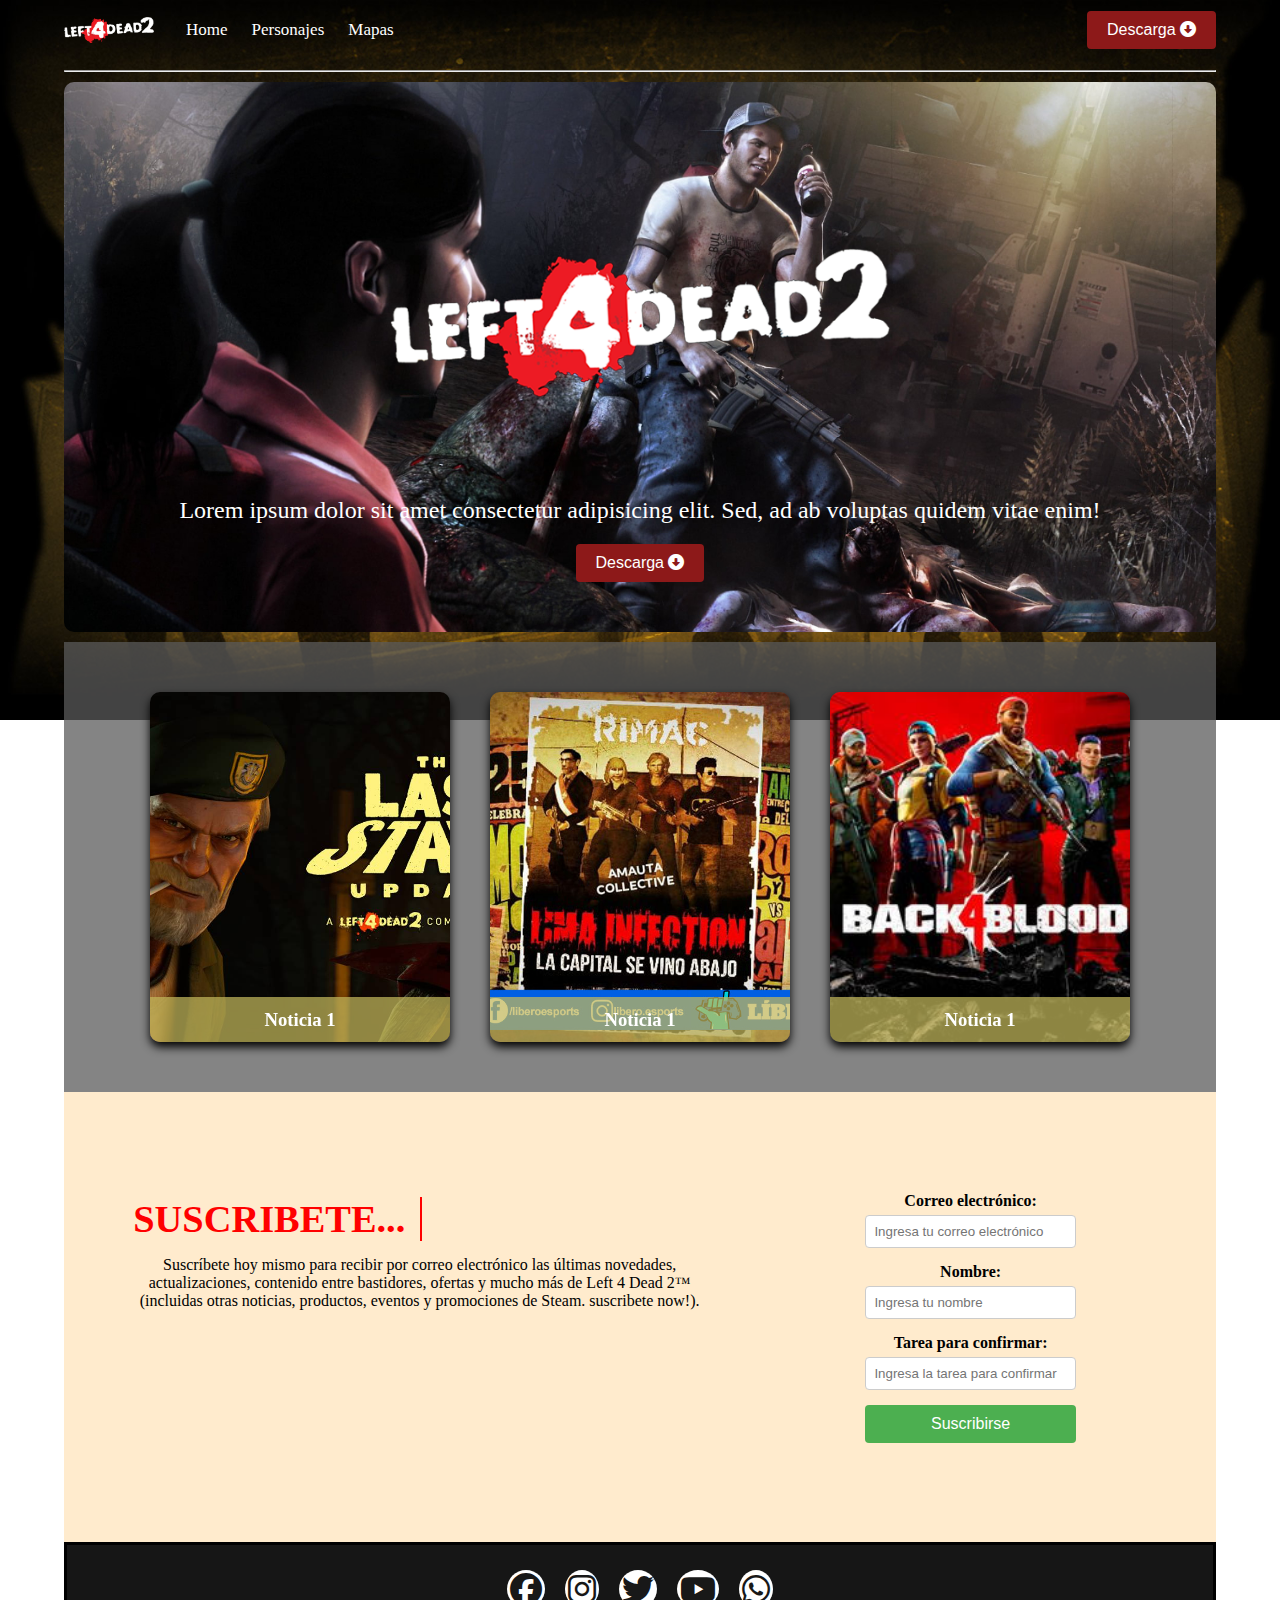
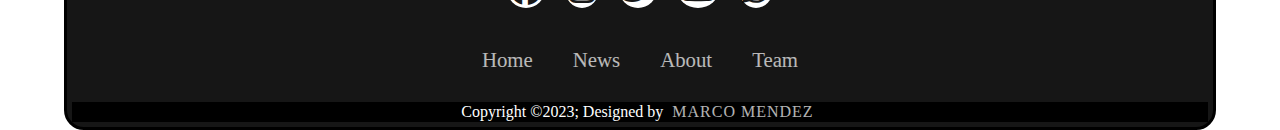
<file: index.html>
<!DOCTYPE html>
<html lang="es">
<head>
    <meta charset="UTF-8">
    <meta http-equiv="X-UA-Compatible" content="IE=edge">
    <meta name="viewport" content="width=device-width, initial-scale=1.0">
    <title>Pagina Principal</title>
    <link rel="stylesheet" href="./estilo.css">
    <link rel="stylesheet" href="https://cdnjs.cloudflare.com/ajax/libs/font-awesome/6.4.0/css/all.min.css">
</head>
<body>
    <div class="container">
        <nav class="nav-main">
            <!-- Brand -->
            <img src="./img/Logo.png" alt="TechNews Logo" class="nav-brand">
            <input type="checkbox" id="check">
            <label for="check" class="barbtn">
                <i class="fa-solid fa-bars" style="color: #ffffff;"></i>
            </label>
            <!-- Left Nav -->
            <ul class="nav-menu">
                <li><a class="active" href="index.html">Home</a></li>
                <li><a href="./Personajes.html">Personajes</a></li>
                <li><a href="./Mapas.html">Mapas</a></li>
            </ul>
            <!-- Right Nav -->
            <button class="mi-boton"><a href="https://store.steampowered.com/app/550/Left_4_Dead_2/">Descarga</a>  <i class="fa-solid fa-circle-down"></i></button>
        </nav>
        <hr>
        <main class="slider-container">
            <header class="showcase">
                <img src="./img/Logo.png" alt="logo" class="logocara">
                <p>Lorem ipsum dolor sit amet consectetur adipisicing elit. Sed, ad ab voluptas quidem vitae enim!</p>
                <button class="mi-boton"><a href="https://store.steampowered.com/app/550/Left_4_Dead_2/">Descarga</a>  <i class="fa-solid fa-circle-down"></i></button>
            </header>
        </main>
        <div class="noticias">
            <div class="card">
                <div class="face front">
                    <img src="./img/noticia1.jpg" alt="">
                    <h3>Noticia 1</h3>
                </div>
                <div class="face back">
                    <h3>Noticia 1</h3>
                    <p>Lorem ipsum dolor sit amet consectetur, adipisicing elit. Dolorem ab soluta deleniti accusantium corporis tempore ad non cupiditate inventore et.</p>
                    <div class="link"><a href="#">Detalles</a></div>
                </div>
            </div>
            <div class="card">
                <div class="face front">
                    <img src="./img/noticia2.jpg" alt="">
                    <h3>Noticia 1</h3>
                </div>
                <div class="face back">
                    <h3>Noticia 1</h3>
                    <p>Lorem ipsum dolor sit amet consectetur, adipisicing elit. Dolorem ab soluta deleniti accusantium corporis tempore ad non cupiditate inventore et.</p>
                    <div class="link"><a href="#">Detalles</a></div>
                </div>
            </div>
            <div class="card">
                <div class="face front">
                    <img src="./img/noticia3.jpeg" alt="">
                    <h3>Noticia 1</h3>
                </div>
                <div class="face back">
                    <h3>Noticia 1</h3>
                    <p>Lorem ipsum dolor sit amet consectetur, adipisicing elit. Dolorem ab soluta deleniti accusantium corporis tempore ad non cupiditate inventore et.</p>
                    <div class="link"><a href="#">Detalles</a></div>
                </div>
            </div>
        </div>
        <section class="banner-one">
            <center>
                <div class="coment">
                <h4 data-text="Suscribete...">Suscribete...</h4>
            <p id="texto">Suscríbete hoy mismo para recibir por correo electrónico las últimas novedades, actualizaciones, contenido entre bastidores, ofertas y mucho más de Left 4 Dead 2™ (incluidas otras noticias, productos, eventos y promociones de Steam. suscribete now!). </p>
                </div>
                <div class="suscri">
                    <div class="form-group">
                    <label for="email">Correo electrónico:</label>
                    <input type="email" id="email" name="email" placeholder="Ingresa tu correo electrónico" required>
                    </div>
                    <div class="form-group">
                    <label for="name">Nombre:</label>
                    <input type="text" id="name" name="name" placeholder="Ingresa tu nombre" required>
                    </div>
                    <div class="form-group">
                    <label for="task">Tarea para confirmar:</label>
                    <input type="text" id="task" name="task" placeholder="Ingresa la tarea para confirmar" required>
                    </div>
                    <button type="submit" class="subscribe-btn">Suscribirse</button>
                </div>
            </center>
        </section>
        <footer class="pie">
            <div class="footercontainer">
                <div class="socialicons" style="display: flex; justify-content: center;">
                    <a href=""><i class="fa-brands fa-facebook"></i></a>
                    <a href=""><i class="fa-brands fa-instagram"></i></a>
                    <a href=""><i class="fa-brands fa-twitter"></i></a>
                    <a href=""><i class="fa-brands fa-youtube"></i></a>
                    <a href=""><i class="fa-brands fa-whatsapp"></i></a>
                </div>
                <div class="footernav">
                    <ul>
                        <li><a href="">Home</a></li>
                        <li><a href="">News</a></li>
                        <li><a href="">About</a></li>
                        <li><a href="">Team</a></li>
                    </ul>
                </div>
            </div>
            <div class="footerbottom">
                <p>Copyright ©2023; Designed by <span class="diseñador">Marco Mendez</span></p>
            </div>
        </footer>
    </div>
    
</body>
</html>
</file>
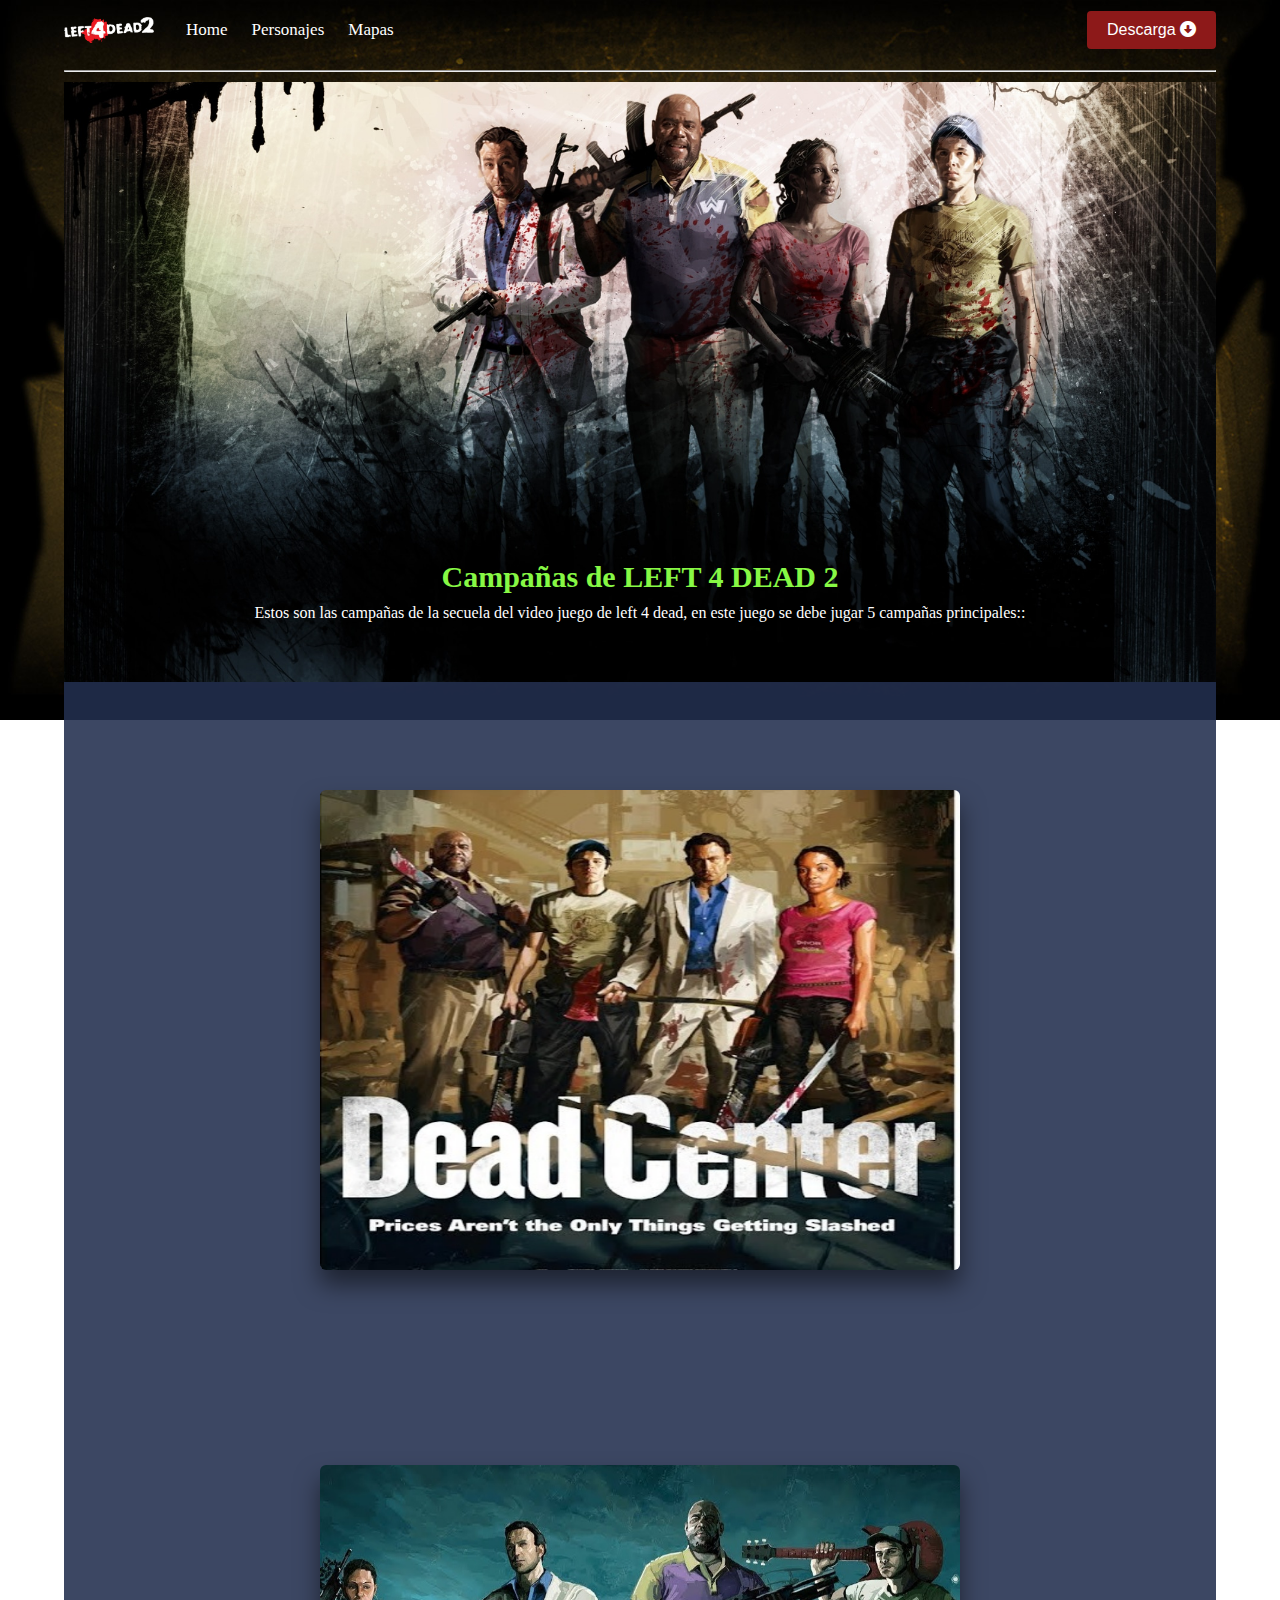
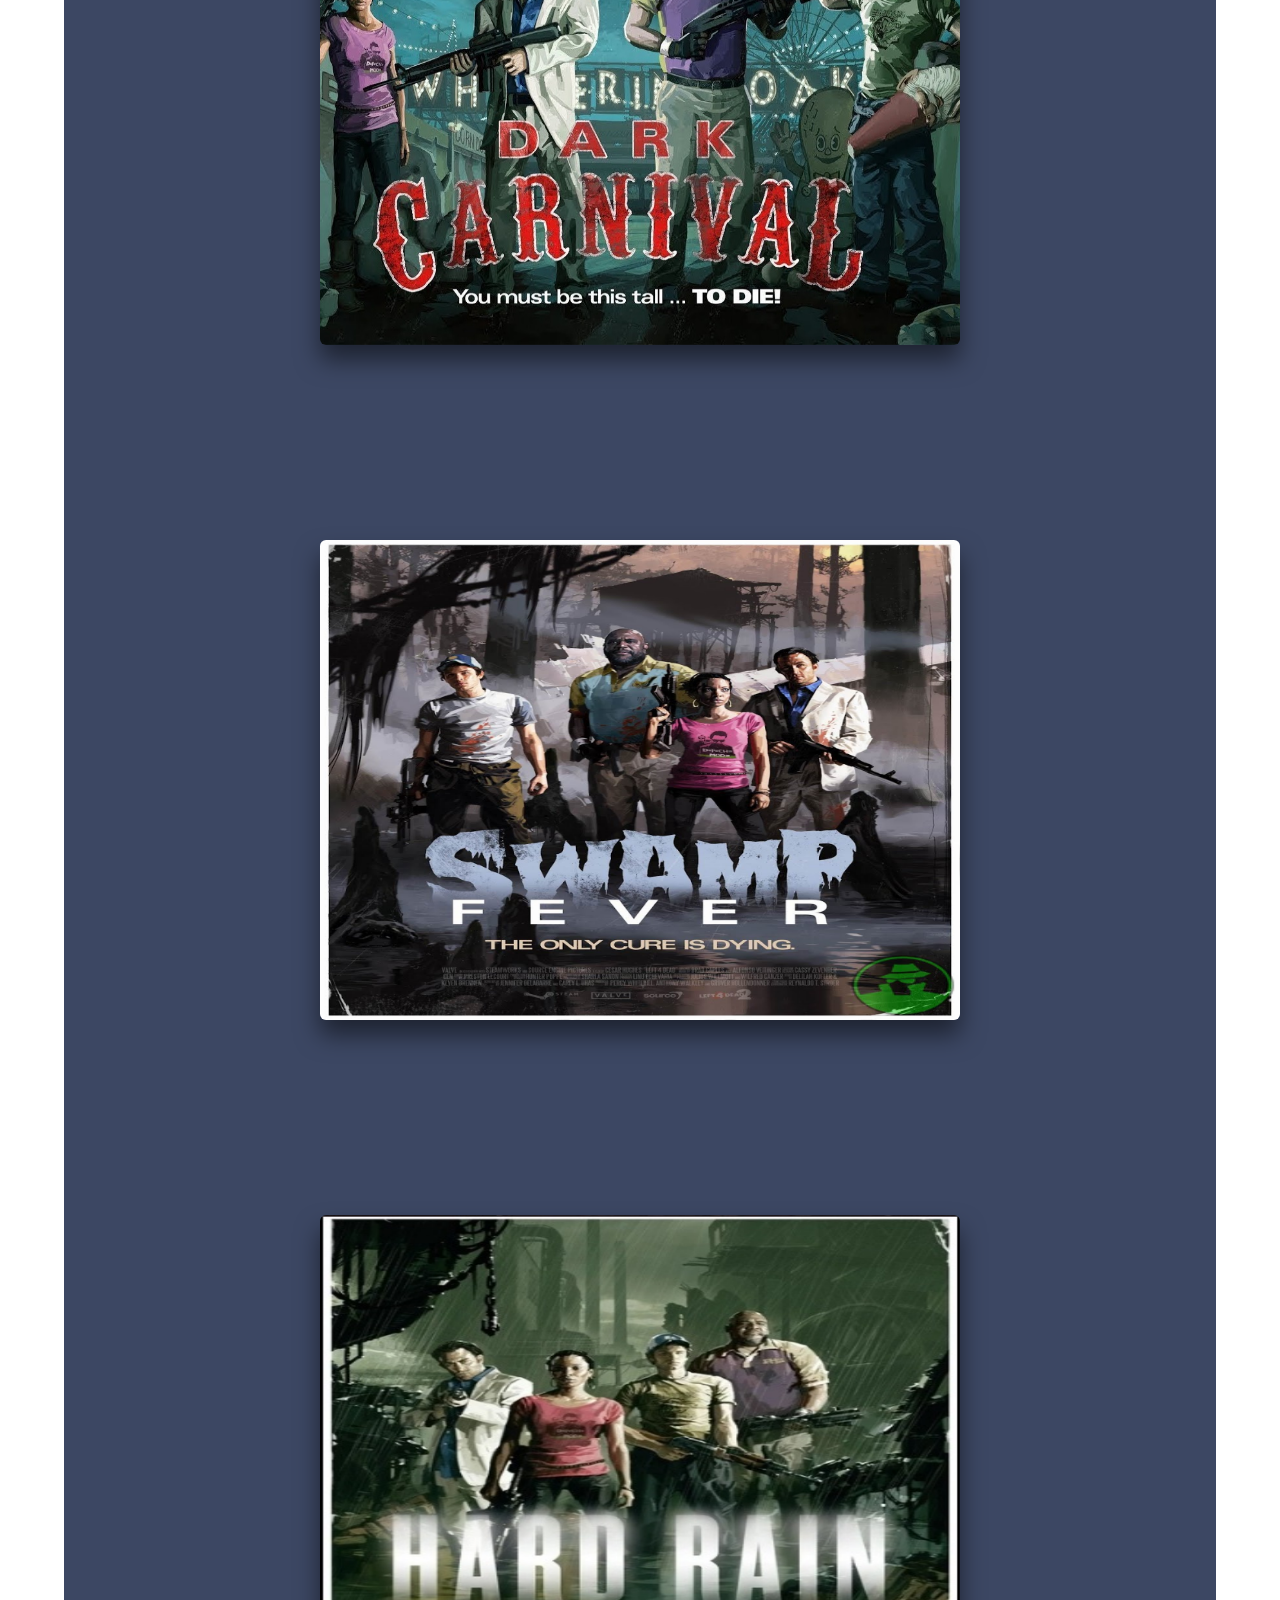
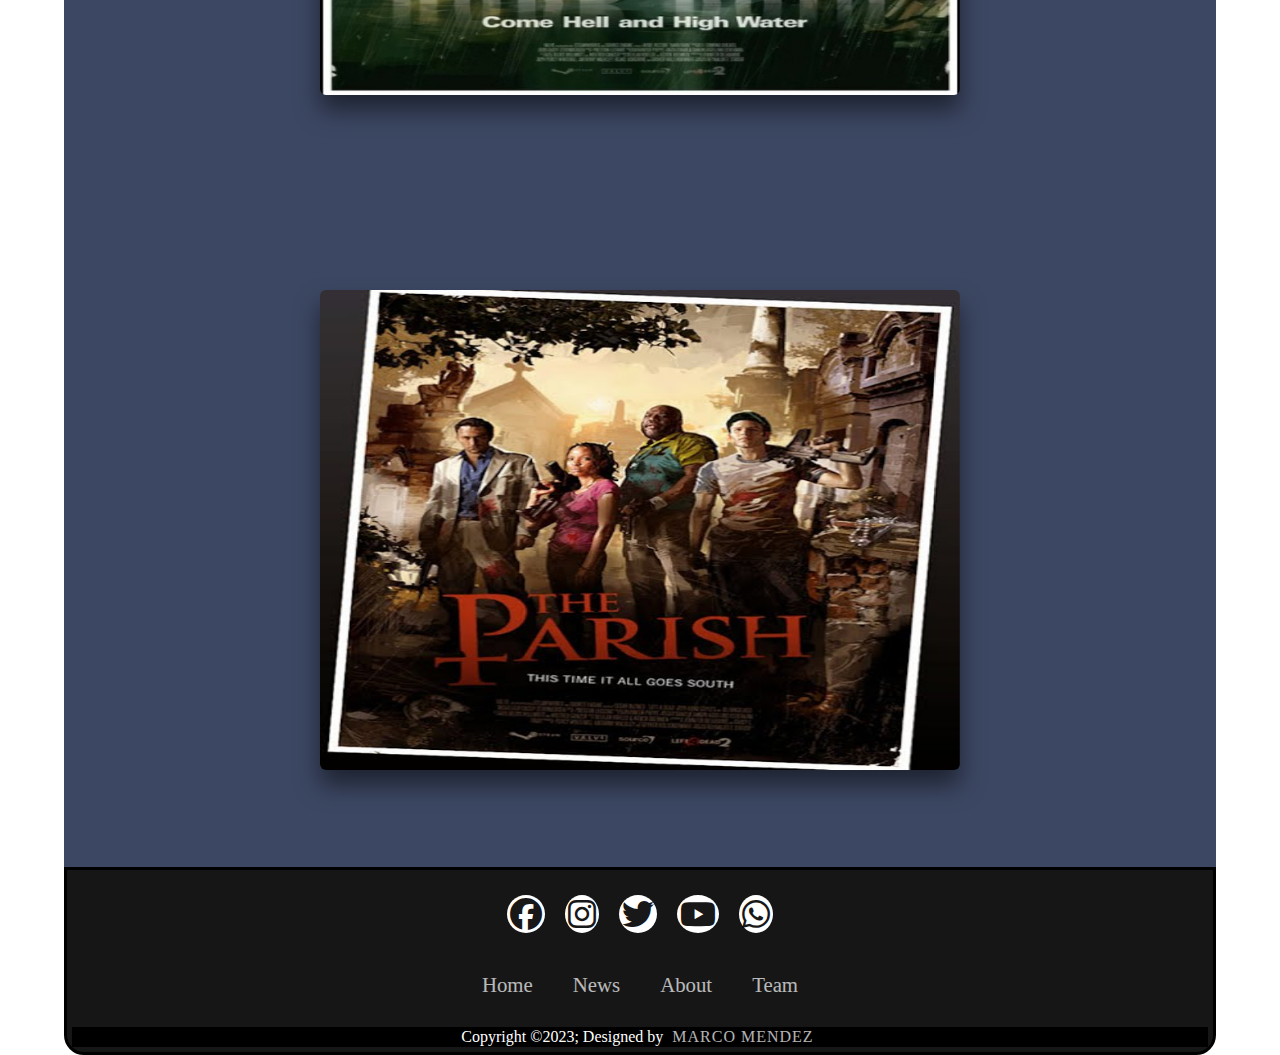
<file: Mapas.html>
<!DOCTYPE html>
<html lang="es">
<head>
    <meta charset="UTF-8">
    <meta http-equiv="X-UA-Compatible" content="IE=edge">
    <meta name="viewport" content="width=device-width, initial-scale=1.0">
    <title>Pagina Principal</title>
    <link rel="stylesheet" href="./estilo.css">
    <link rel="stylesheet" href="https://cdnjs.cloudflare.com/ajax/libs/font-awesome/6.4.0/css/all.min.css">
</head>
<body>
    <div class="container">
        <nav class="nav-main">
            <!-- Brand -->
            <img src="./img/Logo.png" alt="TechNews Logo" class="nav-brand">
            <input type="checkbox" id="check">
            <label for="check" class="barbtn">
                <i class="fa-solid fa-bars" style="color: #ffffff;"></i>
            </label>
            <!-- Left Nav -->
            <ul class="nav-menu">
                <li><a class="active" href="./index.html">Home</a></li>
                <li><a href="./Personajes.html">Personajes</a></li>
                <li><a href="./Mapas.html">Mapas</a></li>
            </ul>
            <!-- Right Nav -->
            <button class="mi-boton"><a href="https://store.steampowered.com/app/550/Left_4_Dead_2/">Descarga</a> <i class="fa-solid fa-circle-down"></i></button>
        </nav>
        <hr>
        <main class="mapa">
            <header class="banner2">
                <h2>Campañas de LEFT 4 DEAD 2</h2>
                <P>Estos son las campañas de la secuela del video juego de left 4 dead, en este juego se debe jugar 5 campañas principales::</P>
            </header>
            <div class="contenedor">
                <a href="#">
                    <figure>
                        <img src="./img/campaña1.jpg">
                        <div class="capa">
                            <h3>Dead Center (Punto Muerto)</h3>
                            <p>Todo comienza en la ciudad de Savannah (Georgia), en la azotea de un hotel. Los supervivientes observan cómo un helicóptero de evacuación se aleja sin verlos. Pero la "CEDA" había informado de otro centro de evacuación en el Centro Comercial Liberty, por lo que debemos dirigirnos hacia allí. Para ello habrá que salir del hotel.</p>
                        </div>
                    </figure>
                </a>
            </div>
            <div class="contenedor">
                <a href="#">
                    <figure>
                        <img src="./img/campaña2.jpg">
                        <div class="capa">
                            <h3>Dark Carnival (Feria Siniestra)</h3>
                            <p>Llegamos al Condado Griffin, aún en Georgia. El automóvil que usamos para huir no puede seguir debido a un gran embotellamiento de vehículos, por lo que debemos seguir a pie. Ahora hay que dirigirse al parque de atracciones "Whispering Oaks".</p>
                        </div>
                    </figure>
                </a>
            </div>
            <div class="contenedor">
                <a href="#">
                    <figure>
                        <img src="./img/campaña3.jpg">
                        <div class="capa">
                            <h3>Swamp Fever (Pantanos)</h3>
                            <p>El piloto del helicóptero que nos salvó en "Dark Carnival" estaba infectado con el virus y nos estrellamos en algún lugar cercano a los pantanos. Ahora debemos escapar pasando por varios caminos entablados, por zonas en donde el agua nos llega hasta las rodillas.</p>
                        </div>
                    </figure>
                </a>
            </div>
            <div class="contenedor">
                <a href="#">
                    <figure>
                        <img src="./img/campaña4.jpg">
                        <div class="capa">
                            <h3>Hard Rain (El Diluvio)</h3>
                            <p> Llegamos a "Ducatel" (Misissippi), un pueblo construido en torno a una antigua azucarera que iba a ser demolida. Virgil nos dice que su bote necesita más combustible si queremos llegar a Nueva Orleans, por lo que nos bajamos en el pueblo para buscar el combustible.</p>
                        </div>
                    </figure>
                </a>
            </div>
            <div class="contenedor">
                <a href="#">
                    <figure>
                        <img src="./img/campaña5.jpg">
                        <div class="capa">
                            <h3>The Parish (La Parroquia)</h3>
                            <p>Por fin estamos en Nueva Orleans, pero la infección ha llegado antes que nosotros. Nuestro amigo Virgil nos deja en un muelle, a poca distancia del puente que conecta la ciudad con un centro de evacuación (al otro lado del Río Misissippi). Con los F-18 amenazando con bombardear la ciudad.</p>
                        </div>
                    </figure>
                </a>
            </div>
        </main>
        <footer class="pie">
            <div class="footercontainer">
                <div class="socialicons" style="display: flex; justify-content: center;">
                    <a href=""><i class="fa-brands fa-facebook"></i></a>
                    <a href=""><i class="fa-brands fa-instagram"></i></a>
                    <a href=""><i class="fa-brands fa-twitter"></i></a>
                    <a href=""><i class="fa-brands fa-youtube"></i></a>
                    <a href=""><i class="fa-brands fa-whatsapp"></i></a>
                </div>
                <div class="footernav">
                    <ul>
                        <li><a href="">Home</a></li>
                        <li><a href="">News</a></li>
                        <li><a href="">About</a></li>
                        <li><a href="">Team</a></li>
                    </ul>
                </div>
            </div>
            <div class="footerbottom">
                <p>Copyright ©2023; Designed by <span class="diseñador">Marco Mendez</span></p>
            </div>
        </footer>
    </div>
    
</body>
</html>
</file>
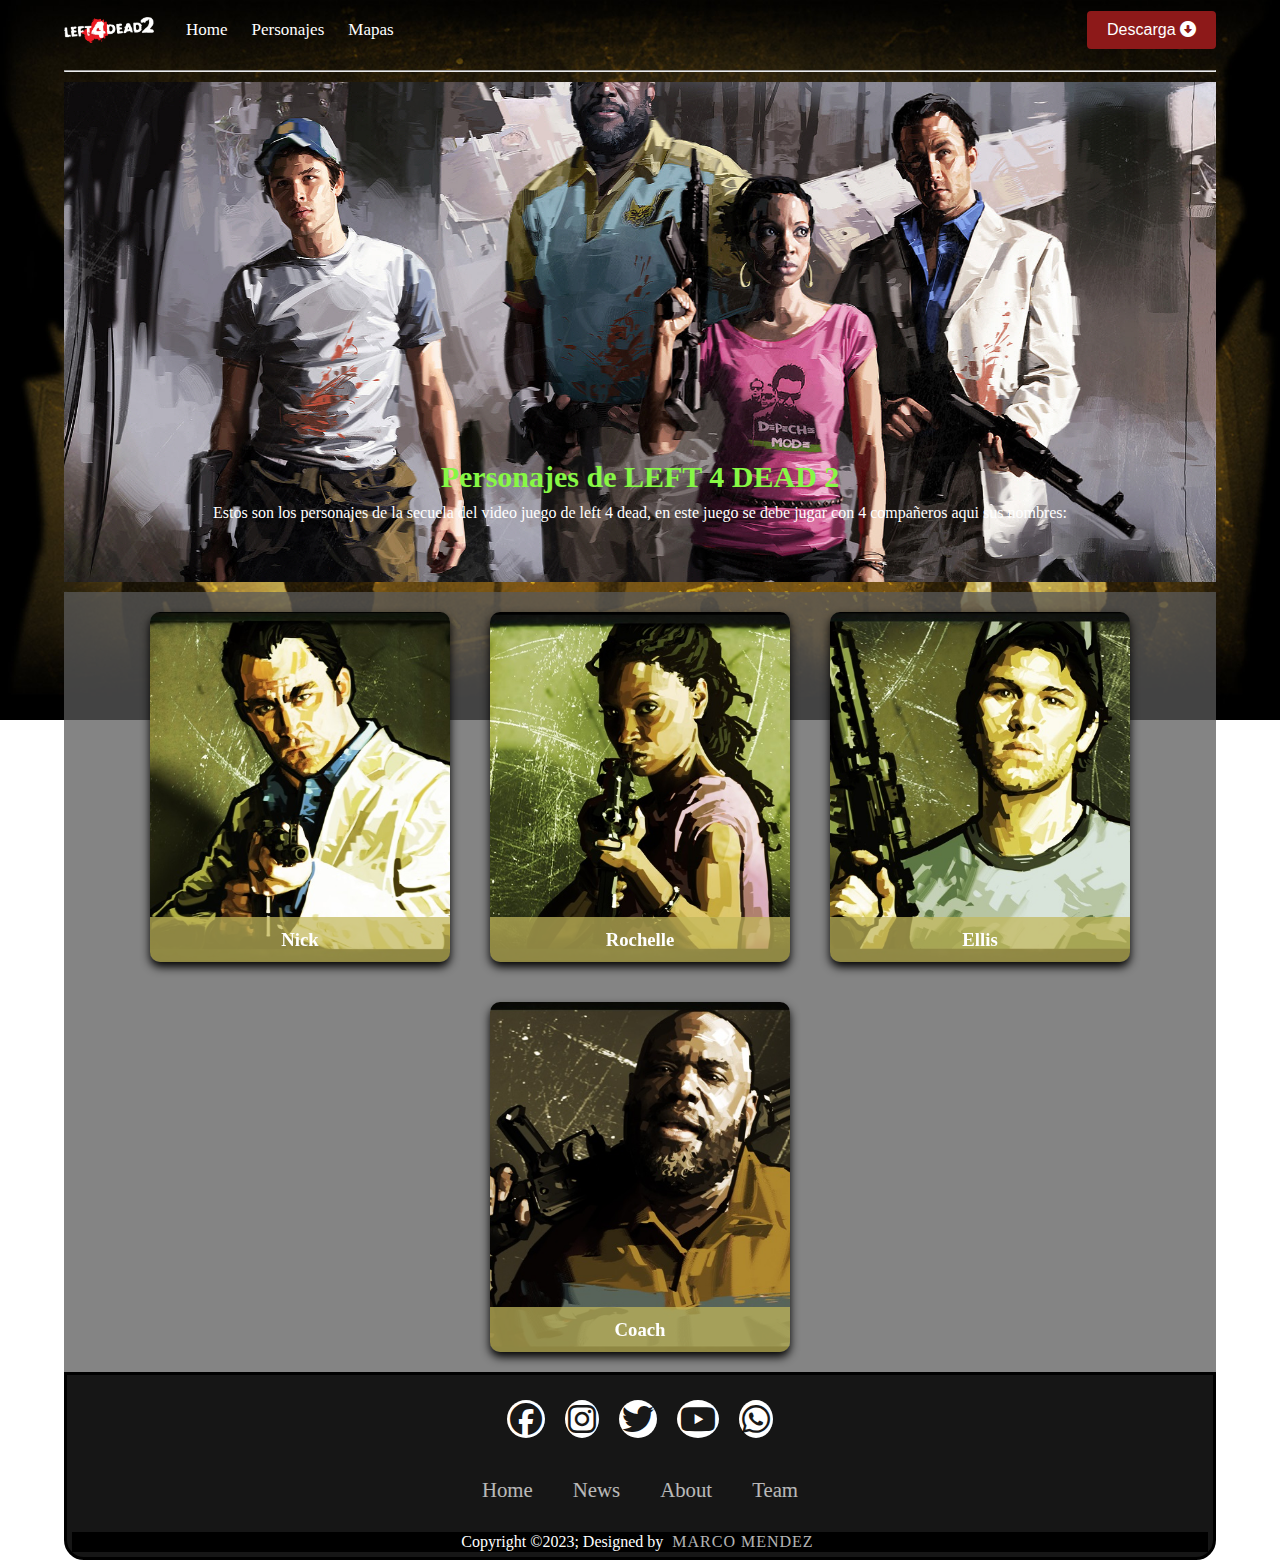
<file: Personajes.html>
<!DOCTYPE html>
<html lang="es">
<head>
    <meta charset="UTF-8">
    <meta http-equiv="X-UA-Compatible" content="IE=edge">
    <meta name="viewport" content="width=device-width, initial-scale=1.0">
    <title>Pagina Principal</title>
    <link rel="stylesheet" href="./estilo.css">
    <link rel="stylesheet" href="https://cdnjs.cloudflare.com/ajax/libs/font-awesome/6.4.0/css/all.min.css">
</head>
<body>
    <div class="container">
        <nav class="nav-main">
            <!-- Brand -->
            <img src="./img/Logo.png" alt="TechNews Logo" class="nav-brand">
            <input type="checkbox" id="check">
            <label for="check" class="barbtn">
                <i class="fa-solid fa-bars" style="color: #ffffff;"></i>
            </label>
            <!-- Left Nav -->
            <ul class="nav-menu">
                <li><a class="active" href="./index.html">Home</a></li>
                <li><a href="./Personajes.html">Personajes</a></li>
                <li><a href="./Mapas.html">Mapas</a></li>
            </ul>
            <!-- Right Nav -->
            <button class="mi-boton"><a href="https://store.steampowered.com/app/550/Left_4_Dead_2/">Descarga</a> <i class="fa-solid fa-circle-down"></i></button>
        </nav>
        <hr>
        <main>
            <header class="banner">
                <h2>Personajes de LEFT 4 DEAD 2</h2>
                <P>Estos son los personajes de la secuela del video juego de left 4 dead, en este juego se debe jugar con 4 compañeros aqui sus nombres:</P>
            </header>
            <div class="noticias">
                <div class="card">
                    <div class="face front">
                        <img src="./img/personaje (1).jpg" alt="">
                        <h3>Nick</h3>
                    </div>
                    <div class="face back">
                        <h3>Descripcion</h3>
                        <p>Lorem ipsum dolor sit amet consectetur, adipisicing elit. Dolorem ab soluta deleniti accusantium corporis tempore ad non cupiditate inventore et.</p>
                        <div class="link"><a href="#">Detalles</a></div>
                    </div>
                </div>
                <div class="card">
                    <div class="face front">
                        <img src="./img/personaje (2).jpg" alt="">
                        <h3>Rochelle</h3>
                    </div>
                    <div class="face back">
                        <h3>Descripcion</h3>
                        <p>Lorem ipsum dolor sit amet consectetur, adipisicing elit. Dolorem ab soluta deleniti accusantium corporis tempore ad non cupiditate inventore et.</p>
                        <div class="link"><a href="#">Detalles</a></div>
                    </div>
                </div>
                <div class="card">
                    <div class="face front">
                        <img src=".//img/personaje (3).jpg" alt="">
                        <h3>Ellis</h3>
                    </div>
                    <div class="face back">
                        <h3>Descripcion</h3>
                        <p>Lorem ipsum dolor sit amet consectetur, adipisicing elit. Dolorem ab soluta deleniti accusantium corporis tempore ad non cupiditate inventore et.</p>
                        <div class="link"><a href="#">Detalles</a></div>
                    </div>
                </div>
                <div class="card">
                    <div class="face front">
                        <img src="./img/personaje (4).jpg" alt="">
                        <h3>Coach</h3>
                    </div>
                    <div class="face back">
                        <h3>Descripcion</h3>
                        <p>Lorem ipsum dolor sit amet consectetur, adipisicing elit. Dolorem ab soluta deleniti accusantium corporis tempore ad non cupiditate inventore et.</p>
                        <div class="link"><a href="#">Detalles</a></div>
                    </div>
                </div>
            </div>
        </main>
        <footer class="pie">
            <div class="footercontainer">
                <div class="socialicons" style="display: flex; justify-content: center;">
                    <a href=""><i class="fa-brands fa-facebook"></i></a>
                    <a href=""><i class="fa-brands fa-instagram"></i></a>
                    <a href=""><i class="fa-brands fa-twitter"></i></a>
                    <a href=""><i class="fa-brands fa-youtube"></i></a>
                    <a href=""><i class="fa-brands fa-whatsapp"></i></a>
                </div>
                <div class="footernav">
                    <ul>
                        <li><a href="">Home</a></li>
                        <li><a href="">News</a></li>
                        <li><a href="">About</a></li>
                        <li><a href="">Team</a></li>
                    </ul>
                </div>
            </div>
            <div class="footerbottom">
                <p>Copyright ©2023; Designed by <span class="diseñador">Marco Mendez</span></p>
            </div>
        </footer>
    </div>
    
</body>
</html>
</file>
<file: estilo.css>
*{
    margin: 0;
    padding: 0;
    box-sizing: border-box;
    list-style: none;
    text-decoration: none;
}
body{
    background-image: url(./img/fondo.jpeg);
    background-repeat: no-repeat;
    background-size: 100%;
    background-attachment: fixed;
    color: white;
}
a{
    color: white;
}
ul{
    list-style: none;
}
label{display: none;}
#check{display:none;}
.container{
    width: 90%;
    margin: auto;
}
.nav-main{
    font-size: 17px;
    display: flex;
    justify-content: space-between;
    align-items: center;
    height: 60px;
    padding: 20px 0;
}
.nav-brand{
    width: 90px;
}
.nav-main ul{
    display: flex;
}
.nav-main ul li{
    padding: 10px;
}
.nav-main ul li a{
    padding: 2px;
}
.nav-main ul li a:hover{
    border-bottom: 2px solid white;
}
.nav-main ul.nav-menu{
    flex: 1;
    margin-left: 20px;
}
.mi-boton {
    padding: 10px 20px;
    background-color: #8d1919;
    color: white;
    border: none;
    border-radius: 4px;
    font-size: 16px;
    cursor: pointer;
}
hr{
    margin: 10px 0;
}

.showcase{
    position: flex;
    display: flex;
    flex-direction: column;
    padding: 50px;
    align-items: center;
    justify-content: flex-end;
    background-image: url(./img/carrusel1.jpg);
    background-size: cover;
    height: 550px;
    width: 100%;
    font-size: 24px;
    border-radius: 10px;
    animation: animate 15s infinite;
}
@keyframes animate {
    20% {
        background-image: url(./img/carrusel5.jpg);
        background-size: cover;
    }
    40% {
        background-image: url(./img/carrusel4.jpg);
        background-size: cover;
    }
    60% {
        background-image: url(./img/carrusel3.jpg);
        background-size: cover;
    }
    80% {
        background-image: url(./img/carrusel2.jpg);
        background-size: cover;
    }
    100% {
        background-image: url(./img/carrusel1.jpg);
        background-size: cover;
    }
}
.showcase img{
    width: 500px;
}
.logocara{
    padding-bottom: 100px;
}
.showcase p{
    padding-bottom: 20px;
}
.slider-container{
    padding-bottom: 10px;}
.noticias{
    display: flex;
    flex-wrap: wrap;
    align-items: center;
    justify-content: center;
    min-height: 50vh;
    background-color: rgba(90, 90, 90, 0.747);
}
.card{
    position: relative;
    width: 300px;
    height: 350px;
    margin: 20px;
}
.card .face{
    position: absolute;
    width: 100%;
    height: 100%;
    backface-visibility: hidden;
    border-radius: 10px;
    overflow: hidden;
    transition: .5s;
}
.card .front{
    transform: perspective(600px) rotateY(0deg);
    box-shadow: 0 5px 10px black;
}
.card .front img{
    position: absolute;
    width: 100%;
    height: 100%;
    object-fit: cover;
}
.card .front h3{
    position: absolute;
    bottom: 0;
    width: 100%;
    height: 45px;
    line-height: 45px;
    color: #fff;
    background: rgba(194, 184, 91, 0.726);
    text-align: center;
}
.card .back{
    transform: perspective(600px) rotateY(180deg);
    background: rgba(218, 218, 31, 0.5);
    padding: 15px;
    color: #fff;
    display: flex;
    flex-direction: column;
    justify-content: space-between;
    text-align: center;
    box-shadow: 0 5px 10px black;
}
.card .back .link{
    border-top: solid 1px white;
    height: 50px;
    line-height: 50px;
}
.card .back .link a{
    color: #8d1919;
    font-size: 25px;
}
.card .back h3{
    font-size: 30px;
    margin-top: 20px;
    letter-spacing: 2px;
}
.card .back p{
    letter-spacing: 1px;
}

.card:hover .front{
    transform: perspective(600px) rotatey(180deg);
}
.card:hover .back{
    transform: perspective(600px) rotatey(360deg);
}
.banner-one{
    background-color: blanchedalmond;
    height: auto;
    color: black;
    padding: 25px;
    display: flex;
    align-items: center;
    justify-content: center;
    flex-direction: column;
    flex-wrap: wrap;
    min-height: 50vh;
}
#texto{
    margin-top: 15px;
    position: relative;
}
h4{
    position: relative;
    font-size: 3vw;
    color: blanchedalmond;
    -webkit-text-stroke: 0.3vw blanchedalmond;
    text-transform: uppercase;
    font-family: fantasy;
}
h4::before{
    content: attr(data-text);
    position: absolute;
    left: 0%;
    right: 0%;
    bottom: 0%;
    top: 0%;
    width: 50%;
    height: 100%;
    color: red;
    -webkit-text-stroke: 0vw blanchedalmond;
    border-right: 2px solid red;
    overflow: hidden;
    animation: animate2 5s linear infinite;
}
@keyframes animate2{
    0%,10%,100%{width: 0;}
    70%,90%{width: 34%;}
}
.coment{
    width: 60%;
    padding: 15px 30px;
    float: left;
}
.suscri{
    width: 40%;
    padding: 10px;
    float: right;
}
.form-group {
    margin-bottom: 15px;
}

.form-group label {
    display: block;
    margin-bottom: 5px;
    font-weight: bold;
}

.form-group input {
    width: 50%;
    padding: 8px;
    border: 1px solid #ccc;
    border-radius: 4px;
}

.subscribe-btn {
    display: block;
    width: 50%;
    padding: 10px;
    background-color: #4CAF50;
    color: white;
    border: none;
    border-radius: 4px;
    cursor: pointer;
    font-size: 16px;
    text-align: center;
}

.subscribe-btn:hover {
    background-color: #45a049;
}
.pie{
    display: block;
}
footer{
    width: 100%; 
    margin: auto; 
    background-color: #161616; 
    border: 3px solid black; 
    padding: 5px; box-sizing: border-box; 
    border-bottom-right-radius: 20px;
    border-bottom-left-radius: 20px;
    padding-top: 15px;
}
.socialicons a{
    text-decoration: none;padding: 3px;
        background-color: white; margin: 10px; border-radius: 50%;}
.socialicons a i{
    font-size: 2em; color: black; opacity: 0.9;}
.socialicons a:hover{
    background-color: #111; transition: 0.5s;}
.socialicons a:hover i{
    color: white; transition: 0.5s;}
.footernav{
    margin: 30px 0;}
.footernav ul{
    display: flex; justify-content: center; list-style-type: none;}
.footernav ul li a{
    color: white;margin: 20px;text-decoration: none;font-size: 1.3em; opacity: 0.7; transition: 0.5s;}
.footernav ul li a:hover{
    opacity: 1;}
.footerbottom{
    background-color: #000; padding: 1px; text-align: center;}
.footerbottom p{
    color: white;}
.diseñador{
    opacity: 0.7;text-transform: uppercase; letter-spacing: 1px; font-weight: 400;margin: 0px 5px;}

    /*pagina 2*/
.banner{
    width: 100%;
    height: 500px;
    background: url(./img/banner.jpg) no-repeat center center/cover;
    padding-bottom: 50px;
    display: flex;
    flex-direction: column;
    align-items: center;
    justify-content: flex-end;
    margin-bottom: 10px;
}
.banner h2{
    font-size: 30px;
    color: rgb(135, 248, 69);
}
.banner h2,
.banner p{
    margin-bottom: 10px;
}

/*pagina 3*/
.banner2{
    width: 100%;
    height: 600px;
    background: url(./img/banner2.jpeg) no-repeat center center/cover;
    padding-bottom: 50px;
    display: flex;
    flex-direction: column;
    align-items: center;
    justify-content: flex-end;
    margin-bottom: 10px;
}
.banner2 h2{
    font-size: 30px;
    color: rgb(135, 248, 69);
}
.banner2 h2,
.banner2 p{
    margin-bottom: 10px;
}

.mapa{
    display: flex;
    flex-direction: column;
    background-color: #222e4ee1;
}
.contenedor{
    width: 100%;
    display: flex;
    justify-content: center;
    align-items: center;
    height: 75vh;
}
.contenedor figure{
    position:relative;
    height: 480px;
    cursor: pointer;
    width: 640px;
    overflow: hidden;
    border-radius: 6px;
    box-shadow: 0px 15px 25px rgba(0,0,0,0.50);
}
.contenedor figure img{
    width: 100%;
    height: 100%;
    transition: all 400ms ease-out;
    will-change: transform;
}
.contenedor figure .capa{
    position: absolute;
    top: 0;
    width: 100%;
    height: 100%;
    background: rgba(0,103,123,0.7);
    transition: all 400ms ease-out;
    opacity: 0;
    visibility: hidden;
    text-align: center;
}
.contenedor figure:hover > .capa {
    opacity: 1;
    visibility: visible;
}
.contenedor figure:hover > .capa h3{
    margin-top: 70px;
    margin-bottom: 15px;
}
.contenedor figure:hover > img{
    transform: scale(1.3);
}
.contenedor figure .capa h3{
    color: #fff;
    font-weight: 400;
    margin-bottom: 120px;
    transition: all 400ms ease-out;
    margin-top: 30px;
}
.contenedor figure .capa p{
    color: #fff;
    font-size: 15px;
    line-height: 1.5;
    width: 100%;
    max-width: 220px;
    margin: auto;
}

/*resposive*/

@media screen and (max-width: 550px) {
    .mi-boton{
        display: none;
    }
    body{
        background-repeat: no-repeat;
        background-size: cover;
        background-attachment: fixed;
    }
    .barbtn{
        font-size: 25px;
        color: #fff;
        margin: 20px;
        cursor: pointer;
        display: block;
    }
    .nav-menu{
        position: absolute;
        flex-direction: column;
        align-items: end;
        top: 72px;
        right: 0;
        background: #000000e1;
        text-align: center;
        transition: all .5s;
    }
    .nav-menu li{
        display: none;
        line-height: 10px;
        margin: 20px 10px;
        transition: all .5s;
    }
    .nav-menu li a{
        font-size: 19px;
        text-transform: uppercase;
        font-weight: 600;
    }
    .nav-brand{
        width: 90px;
    }
    .nav-menu li a.active, .nav-menu li a:hover{
        color: red;
        transition: .3s;
    }
    #check{
        display: none;
    }
    #check:checked ~ .nav-menu {
        height: 40vh;
    }
    #check:checked ~ .nav-menu li{
        display: block;
    }
    .showcase img{
        width: 380px;
    }
    .coment{
        width: 100%;
        padding: 15px 30px;
        float: left;
    }
    .banner{
        width: 100%;
        height: 350px;
    }
    .suscri{
        width: 100%;
        padding: 10px;
        float: right;
    }
    .contenedor{
        width: 100%;
        display: flex;
        justify-content: center;
        align-items: center;
        height: 60vh;
    }
    .contenedor figure{
        position:relative;
        height: 350px;
        cursor: pointer;
        width: 400px;
        overflow: hidden;
        border-radius: 6px;
        box-shadow: 0px 15px 25px rgba(0,0,0,0.50);}
    h4{
        position: relative;
        font-size: 4.2vw;
        color: blanchedalmond;
        -webkit-text-stroke: 0.3vw blanchedalmond;
        text-transform: uppercase;
        font-family: fantasy;
    }
    h4::before{
        content: attr(data-text);
        position: absolute;
        left: 0%;
        right: 0%;
        bottom: 0%;
        top: 0%;
        width: 50%;
        height: 100%;
        color: red;
        -webkit-text-stroke: 0vw blanchedalmond;
        border-right: 2px solid red;
        overflow: hidden;
        animation: animate2 5s linear infinite;
    }
    @keyframes animate2{
        0%,10%,100%{width: 0;}
        70%,90%{width: 34%;}
    }
}
</file>
